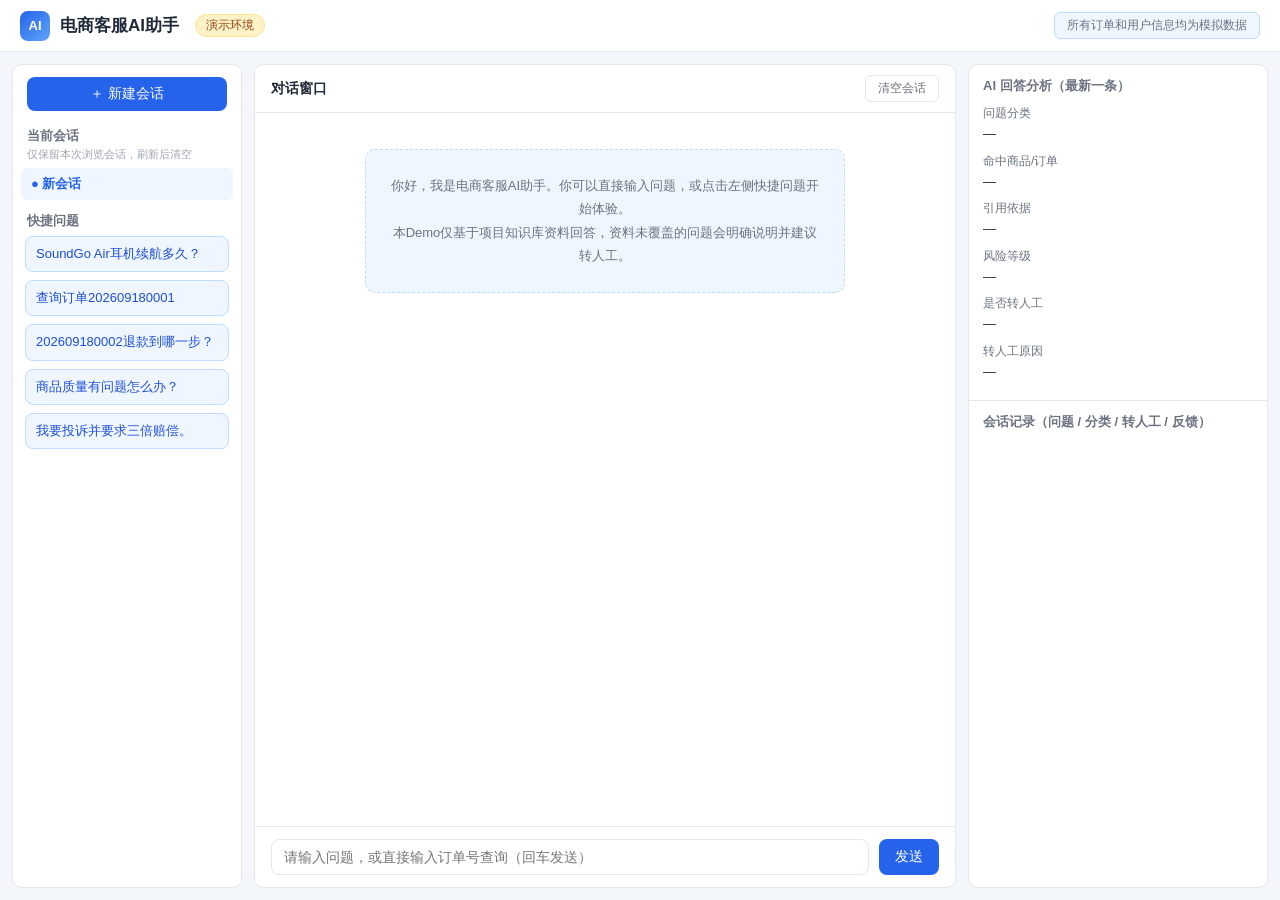
<file: 05_AI_Demo/index.html>
<!DOCTYPE html>
<html lang="zh-CN">
<head>
  <meta charset="UTF-8">
  <meta name="viewport" content="width=device-width, initial-scale=1.0">
  <title>电商客服AI助手</title>
  <link rel="stylesheet" href="styles.css">
</head>
<body>
  <!-- 顶部栏 -->
  <header class="topbar">
    <div class="brand">
      <span class="logo">AI</span>
      <span class="title">电商客服AI助手</span>
      <span class="badge badge-demo">演示环境</span>
    </div>
    <div class="top-notice">所有订单和用户信息均为模拟数据</div>
  </header>

  <div class="layout">
    <!-- 左侧：会话 + 快捷问题 -->
    <aside class="left-panel">
      <button id="newSessionBtn" class="btn-primary btn-block">＋ 新建会话</button>
      <div class="panel-title">当前会话<span class="panel-sub">仅保留本次浏览会话，刷新后清空</span></div>
      <div id="sessionList" class="session-list"></div>
      <div class="panel-title">快捷问题</div>
      <div id="quickQuestions" class="quick-list"></div>
    </aside>

    <!-- 中间：对话区 -->
    <main class="chat-panel">
      <div class="chat-header">
        <span>对话窗口</span>
        <button id="clearBtn" class="btn-ghost">清空会话</button>
      </div>
      <div id="chatList" class="chat-list"></div>
      <div class="chat-input-row">
        <input id="inputBox" type="text" placeholder="请输入问题，或直接输入订单号查询（回车发送）">
        <button id="sendBtn" class="btn-primary">发送</button>
      </div>
      <div id="inputTip" class="input-tip" style="display:none;">请输入问题后再发送</div>
    </main>

    <!-- 右侧：分析面板 -->
    <aside class="right-panel">
      <div class="panel-title">AI 回答分析（最新一条）</div>
      <div class="analysis">
        <div class="an-row"><span class="an-key">问题分类</span><span id="anCategory" class="val">—</span></div>
        <div class="an-row"><span class="an-key">命中商品/订单</span><span id="anHit" class="val">—</span></div>
        <div class="an-row"><span class="an-key">引用依据</span><span id="anBasis" class="val">—</span></div>
        <div class="an-row"><span class="an-key">风险等级</span><span id="anRisk" class="val">—</span></div>
        <div class="an-row"><span class="an-key">是否转人工</span><span id="anTransfer" class="val">—</span></div>
        <div class="an-row"><span class="an-key">转人工原因</span><span id="anReason" class="val">—</span></div>
      </div>
      <div class="panel-title">会话记录（问题 / 分类 / 转人工 / 反馈）</div>
      <div id="sessionLog" class="session-log"></div>
    </aside>
  </div>

  <script src="data.js"></script>
  <script src="app.js"></script>
</body>
</html>
</file>
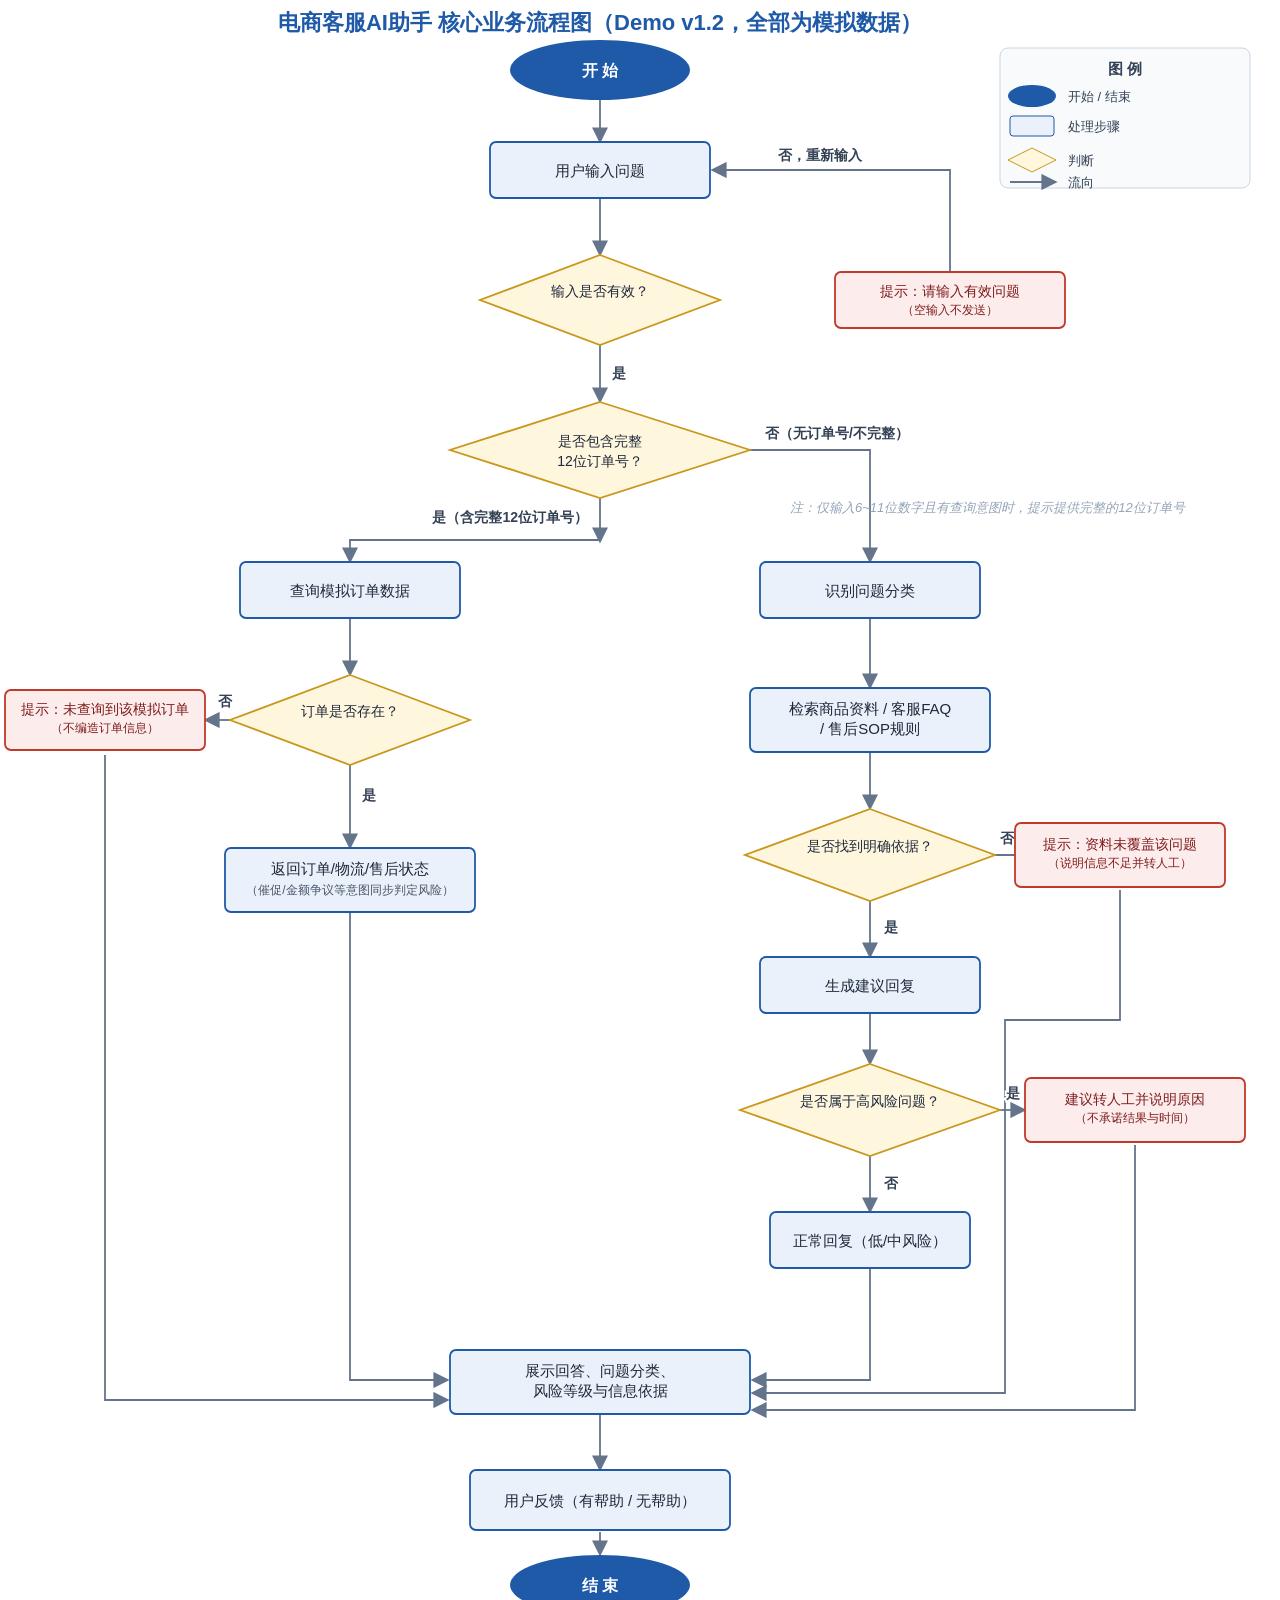
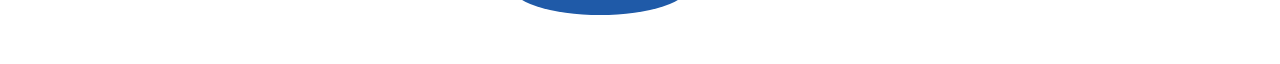
<file: 03_PRD/电商客服AI助手业务流程图源文件.html>
<!DOCTYPE html>
<html lang="zh-CN">
<head>
<meta charset="UTF-8">
<title>电商客服AI助手 业务流程图（源文件）</title>
<style>
  body { margin: 0; background: #fff; font-family: "Microsoft YaHei", "PingFang SC", sans-serif; }
  #wrap { width: 1280px; }
  svg text { font-family: "Microsoft YaHei", "PingFang SC", sans-serif; }
</style>
</head>
<body>
<div id="wrap">
<svg viewBox="0 0 1280 1660" width="1280" height="1660" xmlns="http://www.w3.org/2000/svg">
  <defs>
    <marker id="arrow" markerWidth="9" markerHeight="9" refX="7" refY="4.5" orient="auto">
      <path d="M0,0 L9,4.5 L0,9 Z" fill="#64748B"/>
    </marker>
  </defs>
  <rect x="0" y="0" width="1280" height="1660" fill="#FFFFFF"/>
  <text x="600" y="30" text-anchor="middle" font-size="22" font-weight="bold" fill="#1F5AA8">电商客服AI助手 核心业务流程图（Demo v1.2，全部为模拟数据）</text>

  <!-- ===================== 连接线 ===================== -->
  <g fill="none" stroke="#64748B" stroke-width="1.8" marker-end="url(#arrow)">
    <!-- 主干 -->
    <line x1="600" y1="100" x2="600" y2="140"/>
    <line x1="600" y1="198" x2="600" y2="253"/>
    <line x1="600" y1="345" x2="600" y2="400"/>                     <!-- 输入有效=是 -->
    <line x1="600" y1="498" x2="600" y2="540" />
    <polyline points="600,540 350,540 350,560"/>                    <!-- 有订单号=是 → 查询订单 -->
    <polyline points="750,450 870,450 870,560"/>                    <!-- 有订单号=否 → 问题分类 -->
    <line x1="350" y1="618" x2="350" y2="673"/>                     <!-- → 订单是否存在 -->
    <line x1="350" y1="765" x2="350" y2="846"/>                     <!-- 订单存在=是 -->
    <line x1="870" y1="618" x2="870" y2="686"/>                     <!-- → 检索资料 -->
    <line x1="870" y1="752" x2="870" y2="807"/>                     <!-- → 是否有依据 -->
    <line x1="870" y1="901" x2="870" y2="955"/>                     <!-- 有依据=是 -->
    <polyline points="995,855 1120,855"/>                           <!-- 有依据=否 → 未覆盖 -->
    <polyline points="1120,890 1120,1020 1005,1020 1005,1393 754,1393"/> <!-- 未覆盖 → 展示 -->
    <line x1="870" y1="1013" x2="870" y2="1062"/>                   <!-- → 是否高风险 -->
    <polyline points="1000,1110 1023,1110"/>                        <!-- 高风险=是 -->
    <polyline points="1135,1145 1135,1410 754,1410"/>               <!-- 转人工 → 展示 -->
    <line x1="870" y1="1156" x2="870" y2="1210"/>                   <!-- 高风险=否 -->
    <polyline points="870,1268 870,1380 754,1380"/>                 <!-- 正常回复 → 展示 -->
    <polyline points="230,720 207,720"/>                            <!-- 订单存在=否 -->
    <polyline points="105,755 105,1400 446,1400"/>                  <!-- 未查询到 → 展示 -->
    <polyline points="350,912 350,1380 446,1380"/>                  <!-- 订单状态 → 展示 -->
    <line x1="600" y1="1414" x2="600" y2="1468"/>                   <!-- 展示 → 反馈 -->
    <line x1="600" y1="1532" x2="600" y2="1553"/>                   <!-- 反馈 → 结束 -->
    <!-- 输入无效回环 -->
    <polyline points="950,272 950,170 714,170"/>                    <!-- 无效 → 提示 → 回到输入 -->
  </g>

  <!-- 是/否 标签 -->
  <g font-size="14" font-weight="bold" fill="#334155" paint-order="stroke" stroke="#FFFFFF" stroke-width="4">
    <text x="612" y="378">是</text>
    <text x="588" y="522" text-anchor="end">是（含完整12位订单号）</text>
    <text x="765" y="438">否（无订单号/不完整）</text>
    <text x="362" y="800">是</text>
    <text x="218" y="706">否</text>
    <text x="884" y="932">是</text>
    <text x="1000" y="843">否</text>
    <text x="884" y="1188">否</text>
    <text x="1006" y="1098">是</text>
    <text x="778" y="160">否，重新输入</text>
  </g>
  <text x="790" y="512" font-size="13" fill="#94A3B8" font-style="italic">注：仅输入6~11位数字且有查询意图时，提示提供完整的12位订单号</text>

  <!-- ===================== 节点 ===================== -->
  <!-- 开始/结束（椭圆） -->
  <ellipse cx="600" cy="70" rx="90" ry="30" fill="#1F5AA8"/>
  <text x="600" y="76" text-anchor="middle" font-size="16" font-weight="bold" fill="#FFFFFF">开 始</text>
  <ellipse cx="600" cy="1585" rx="90" ry="30" fill="#1F5AA8"/>
  <text x="600" y="1591" text-anchor="middle" font-size="16" font-weight="bold" fill="#FFFFFF">结 束</text>

  <!-- 处理步骤（矩形） -->
  <g fill="#EAF1FA" stroke="#1F5AA8" stroke-width="1.8">
    <rect x="490" y="142" width="220" height="56" rx="6"/>
    <rect x="240" y="562" width="220" height="56" rx="6"/>
    <rect x="760" y="562" width="220" height="56" rx="6"/>
    <rect x="225" y="848" width="250" height="64" rx="6"/>
    <rect x="750" y="688" width="240" height="64" rx="6"/>
    <rect x="760" y="957" width="220" height="56" rx="6"/>
    <rect x="770" y="1212" width="200" height="56" rx="6"/>
    <rect x="450" y="1350" width="300" height="64" rx="6"/>
    <rect x="470" y="1470" width="260" height="60" rx="6"/>
  </g>
  <g font-size="15" fill="#1E293B" text-anchor="middle">
    <text x="600" y="176">用户输入问题</text>
    <text x="350" y="596">查询模拟订单数据</text>
    <text x="870" y="596">识别问题分类</text>
    <text x="350" y="874">返回订单/物流/售后状态</text>
    <text x="350" y="894" font-size="12" fill="#475569">（催促/金额争议等意图同步判定风险）</text>
    <text x="870" y="714">检索商品资料 / 客服FAQ</text>
    <text x="870" y="734">/ 售后SOP规则</text>
    <text x="870" y="991">生成建议回复</text>
    <text x="870" y="1246">正常回复（低/中风险）</text>
    <text x="600" y="1376">展示回答、问题分类、</text>
    <text x="600" y="1396">风险等级与信息依据</text>
    <text x="600" y="1506">用户反馈（有帮助 / 无帮助）</text>
  </g>

  <!-- 判断（菱形） -->
  <g fill="#FFF6DE" stroke="#C9971C" stroke-width="1.8">
    <polygon points="600,255 720,300 600,345 480,300"/>
    <polygon points="600,402 750,450 600,498 450,450"/>
    <polygon points="350,675 470,720 350,765 230,720"/>
    <polygon points="870,809 995,855 870,901 745,855"/>
    <polygon points="870,1064 1000,1110 870,1156 740,1110"/>
  </g>
  <g font-size="14" fill="#1E293B" text-anchor="middle">
    <text x="600" y="296">输入是否有效？</text>
    <text x="600" y="446">是否包含完整</text>
    <text x="600" y="466">12位订单号？</text>
    <text x="350" y="716">订单是否存在？</text>
    <text x="870" y="851">是否找到明确依据？</text>
    <text x="870" y="1106">是否属于高风险问题？</text>
  </g>

  <!-- 提示/异常节点（矩形，红色系） -->
  <g fill="#FDECEC" stroke="#C0392B" stroke-width="1.8">
    <rect x="835" y="272" width="230" height="56" rx="6"/>
    <rect x="5" y="690" width="200" height="60" rx="6"/>
    <rect x="1015" y="823" width="210" height="64" rx="6"/>
    <rect x="1025" y="1078" width="220" height="64" rx="6"/>
  </g>
  <g font-size="13.5" fill="#7F1D1D" text-anchor="middle">
    <text x="950" y="296">提示：请输入有效问题</text>
    <text x="950" y="314" font-size="12">（空输入不发送）</text>
    <text x="105" y="714">提示：未查询到该模拟订单</text>
    <text x="105" y="732" font-size="12">（不编造订单信息）</text>
    <text x="1120" y="849">提示：资料未覆盖该问题</text>
    <text x="1120" y="867" font-size="12">（说明信息不足并转人工）</text>
    <text x="1135" y="1104">建议转人工并说明原因</text>
    <text x="1135" y="1122" font-size="12">（不承诺结果与时间）</text>
  </g>

  <!-- 图例 -->
  <g>
    <rect x="1000" y="48" width="250" height="140" rx="8" fill="#F8FAFC" stroke="#CBD5E1"/>
    <text x="1125" y="74" text-anchor="middle" font-size="15" font-weight="bold" fill="#334155">图 例</text>
    <ellipse cx="1032" cy="96" rx="24" ry="11" fill="#1F5AA8"/>
    <text x="1068" y="101" font-size="13" fill="#334155">开始 / 结束</text>
    <rect x="1010" y="116" width="44" height="20" rx="3" fill="#EAF1FA" stroke="#1F5AA8"/>
    <text x="1068" y="131" font-size="13" fill="#334155">处理步骤</text>
    <polygon points="1032,148 1056,160 1032,172 1008,160" fill="#FFF6DE" stroke="#C9971C"/>
    <text x="1068" y="165" font-size="13" fill="#334155">判断</text>
    <line x1="1010" y1="182" x2="1054" y2="182" stroke="#64748B" stroke-width="1.8" marker-end="url(#arrow)"/>
    <text x="1068" y="187" font-size="13" fill="#334155">流向</text>
  </g>
</svg>
</div>
</body>
</html>
</file>
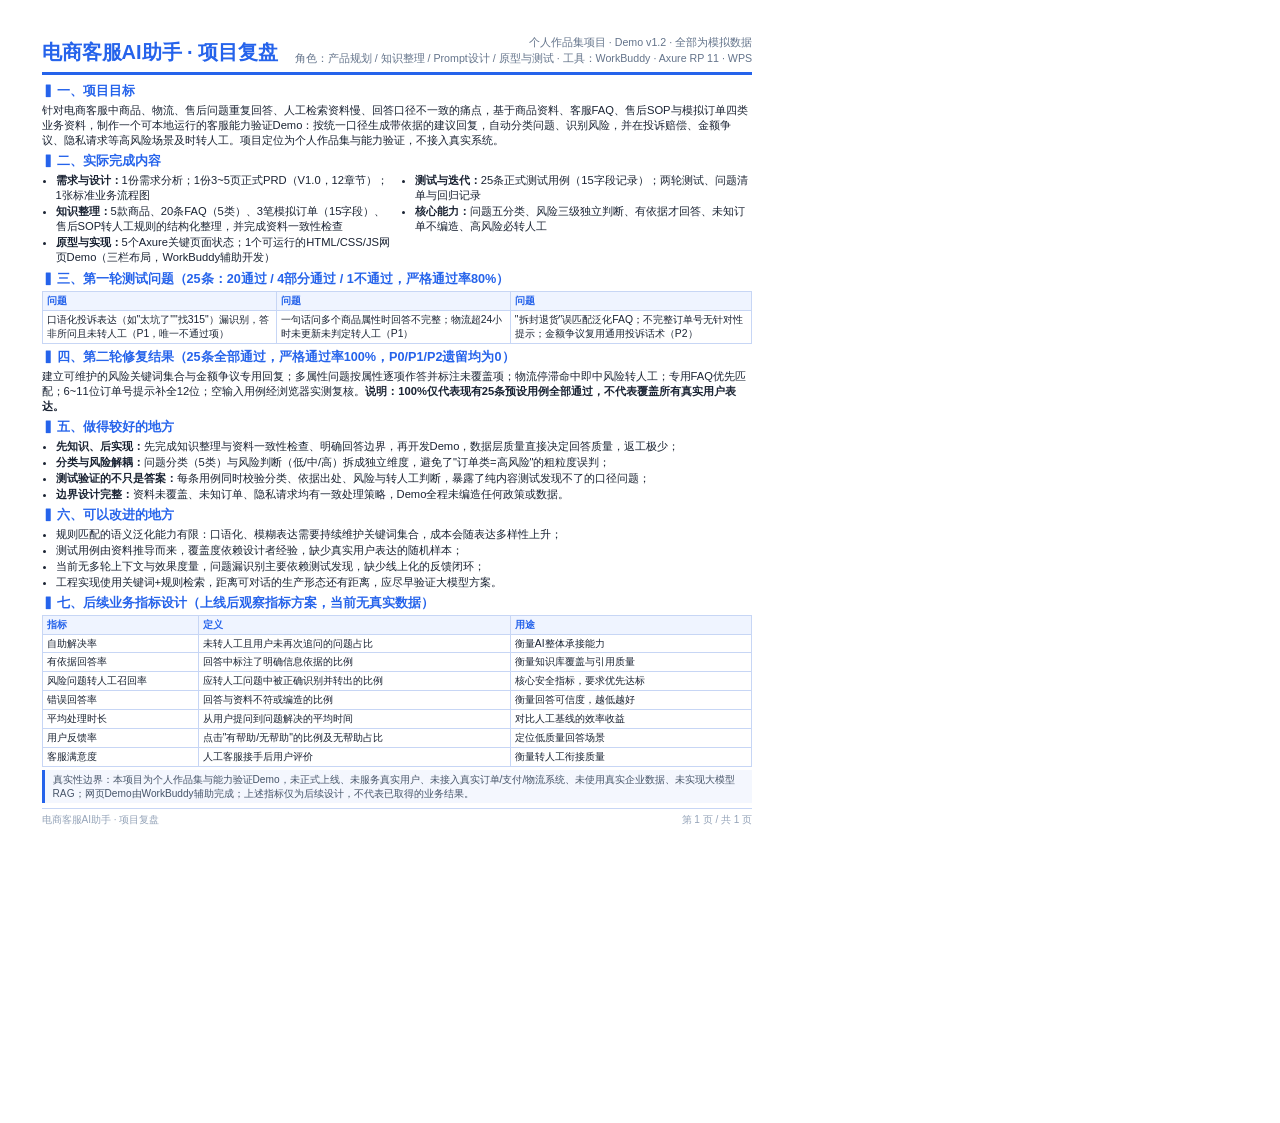
<file: 07_案例集/电商客服AI助手_项目复盘.html>
<!DOCTYPE html>
<html lang="zh-CN">
<head>
<meta charset="UTF-8">
<title>电商客服AI助手_项目复盘</title>
<style>
  @page { size: A4 portrait; margin: 0; }
  * { margin:0; padding:0; box-sizing:border-box; font-family:'Microsoft YaHei',sans-serif; }
  body { width:210mm; min-height:297mm; padding:9mm 11mm; color:#1A2333; font-size:8.4pt; line-height:1.34; background:#fff; }
  .hd { display:flex; justify-content:space-between; align-items:flex-end; border-bottom:3px solid #2563EB; padding-bottom:6px; margin-bottom:8px; }
  .hd h1 { font-size:15pt; color:#2563EB; }
  .hd .sub { font-size:8pt; color:#64748B; text-align:right; line-height:1.5; }
  h2 { font-size:9.5pt; color:#2563EB; margin:5px 0 3px; }
  h2::before { content:'▍'; margin-right:2px; }
  p, li { font-size:8.4pt; }
  ul { padding-left:14px; }
  li { margin-bottom:1px; }
  .grid { display:flex; gap:8px; }
  .col { flex:1; }
  .tag { display:inline-block; background:#EFF4FF; color:#2563EB; border-radius:3px; padding:0 5px; font-size:8pt; margin:1px 2px 1px 0; }
  table { width:100%; border-collapse:collapse; font-size:7.8pt; margin-top:2px; }
  th { background:#EFF4FF; color:#2563EB; padding:2px 4px; border:0.5pt solid #C7D6F5; text-align:left; }
  td { padding:2px 4px; border:0.5pt solid #C7D6F5; vertical-align:top; }
  .note { background:#F4F7FE; border-left:3px solid #2563EB; padding:3px 8px; margin-top:3px; font-size:7.6pt; color:#475569; }
  .foot { margin-top:5px; border-top:0.5pt solid #C7D6F5; padding-top:4px; font-size:7.5pt; color:#94A3B8; display:flex; justify-content:space-between; }
</style>
</head>
<body>
  <div class="hd">
    <h1>电商客服AI助手 · 项目复盘</h1>
    <div class="sub">个人作品集项目 · Demo v1.2 · 全部为模拟数据<br>角色：产品规划 / 知识整理 / Prompt设计 / 原型与测试 · 工具：WorkBuddy · Axure RP 11 · WPS</div>
  </div>

  <h2>一、项目目标</h2>
  <p>针对电商客服中商品、物流、售后问题重复回答、人工检索资料慢、回答口径不一致的痛点，基于商品资料、客服FAQ、售后SOP与模拟订单四类业务资料，制作一个可本地运行的客服能力验证Demo：按统一口径生成带依据的建议回复，自动分类问题、识别风险，并在投诉赔偿、金额争议、隐私请求等高风险场景及时转人工。项目定位为个人作品集与能力验证，不接入真实系统。</p>

  <h2>二、实际完成内容</h2>
  <div class="grid">
    <div class="col">
      <ul>
        <li><b>需求与设计：</b>1份需求分析；1份3~5页正式PRD（V1.0，12章节）；1张标准业务流程图</li>
        <li><b>知识整理：</b>5款商品、20条FAQ（5类）、3笔模拟订单（15字段）、售后SOP转人工规则的结构化整理，并完成资料一致性检查</li>
        <li><b>原型与实现：</b>5个Axure关键页面状态；1个可运行的HTML/CSS/JS网页Demo（三栏布局，WorkBuddy辅助开发）</li>
      </ul>
    </div>
    <div class="col">
      <ul>
        <li><b>测试与迭代：</b>25条正式测试用例（15字段记录）；两轮测试、问题清单与回归记录</li>
        <li><b>核心能力：</b>问题五分类、风险三级独立判断、有依据才回答、未知订单不编造、高风险必转人工</li>
      </ul>
    </div>
  </div>

  <h2>三、第一轮测试问题（25条：20通过 / 4部分通过 / 1不通过，严格通过率80%）</h2>
  <table>
    <tr><th style="width:33%;">问题</th><th style="width:33%;">问题</th><th>问题</th></tr>
    <tr>
      <td>口语化投诉表达（如"太坑了""找315"）漏识别，答非所问且未转人工（P1，唯一不通过项）</td>
      <td>一句话问多个商品属性时回答不完整；物流超24小时未更新未判定转人工（P1）</td>
      <td>"拆封退货"误匹配泛化FAQ；不完整订单号无针对性提示；金额争议复用通用投诉话术（P2）</td>
    </tr>
  </table>

  <h2>四、第二轮修复结果（25条全部通过，严格通过率100%，P0/P1/P2遗留均为0）</h2>
  <p>建立可维护的风险关键词集合与金额争议专用回复；多属性问题按属性逐项作答并标注未覆盖项；物流停滞命中即中风险转人工；专用FAQ优先匹配；6~11位订单号提示补全12位；空输入用例经浏览器实测复核。<b>说明：100%仅代表现有25条预设用例全部通过，不代表覆盖所有真实用户表达。</b></p>

  <h2>五、做得较好的地方</h2>
  <ul>
    <li><b>先知识、后实现：</b>先完成知识整理与资料一致性检查、明确回答边界，再开发Demo，数据层质量直接决定回答质量，返工极少；</li>
    <li><b>分类与风险解耦：</b>问题分类（5类）与风险判断（低/中/高）拆成独立维度，避免了"订单类=高风险"的粗粒度误判；</li>
    <li><b>测试验证的不只是答案：</b>每条用例同时校验分类、依据出处、风险与转人工判断，暴露了纯内容测试发现不了的口径问题；</li>
    <li><b>边界设计完整：</b>资料未覆盖、未知订单、隐私请求均有一致处理策略，Demo全程未编造任何政策或数据。</li>
  </ul>

  <h2>六、可以改进的地方</h2>
  <ul>
    <li>规则匹配的语义泛化能力有限：口语化、模糊表达需要持续维护关键词集合，成本会随表达多样性上升；</li>
    <li>测试用例由资料推导而来，覆盖度依赖设计者经验，缺少真实用户表达的随机样本；</li>
    <li>当前无多轮上下文与效果度量，问题漏识别主要依赖测试发现，缺少线上化的反馈闭环；</li>
    <li>工程实现使用关键词+规则检索，距离可对话的生产形态还有距离，应尽早验证大模型方案。</li>
  </ul>

  <h2>七、后续业务指标设计（上线后观察指标方案，当前无真实数据）</h2>
  <table>
    <tr><th style="width:22%;">指标</th><th style="width:44%;">定义</th><th>用途</th></tr>
    <tr><td>自助解决率</td><td>未转人工且用户未再次追问的问题占比</td><td>衡量AI整体承接能力</td></tr>
    <tr><td>有依据回答率</td><td>回答中标注了明确信息依据的比例</td><td>衡量知识库覆盖与引用质量</td></tr>
    <tr><td>风险问题转人工召回率</td><td>应转人工问题中被正确识别并转出的比例</td><td>核心安全指标，要求优先达标</td></tr>
    <tr><td>错误回答率</td><td>回答与资料不符或编造的比例</td><td>衡量回答可信度，越低越好</td></tr>
    <tr><td>平均处理时长</td><td>从用户提问到问题解决的平均时间</td><td>对比人工基线的效率收益</td></tr>
    <tr><td>用户反馈率</td><td>点击"有帮助/无帮助"的比例及无帮助占比</td><td>定位低质量回答场景</td></tr>
    <tr><td>客服满意度</td><td>人工客服接手后用户评价</td><td>衡量转人工衔接质量</td></tr>
  </table>
  <div class="note">真实性边界：本项目为个人作品集与能力验证Demo，未正式上线、未服务真实用户、未接入真实订单/支付/物流系统、未使用真实企业数据、未实现大模型RAG；网页Demo由WorkBuddy辅助完成；上述指标仅为后续设计，不代表已取得的业务结果。</div>

  <div class="foot"><span>电商客服AI助手 · 项目复盘</span><span>第 1 页 / 共 1 页</span></div>
</body>
</html>
</file>
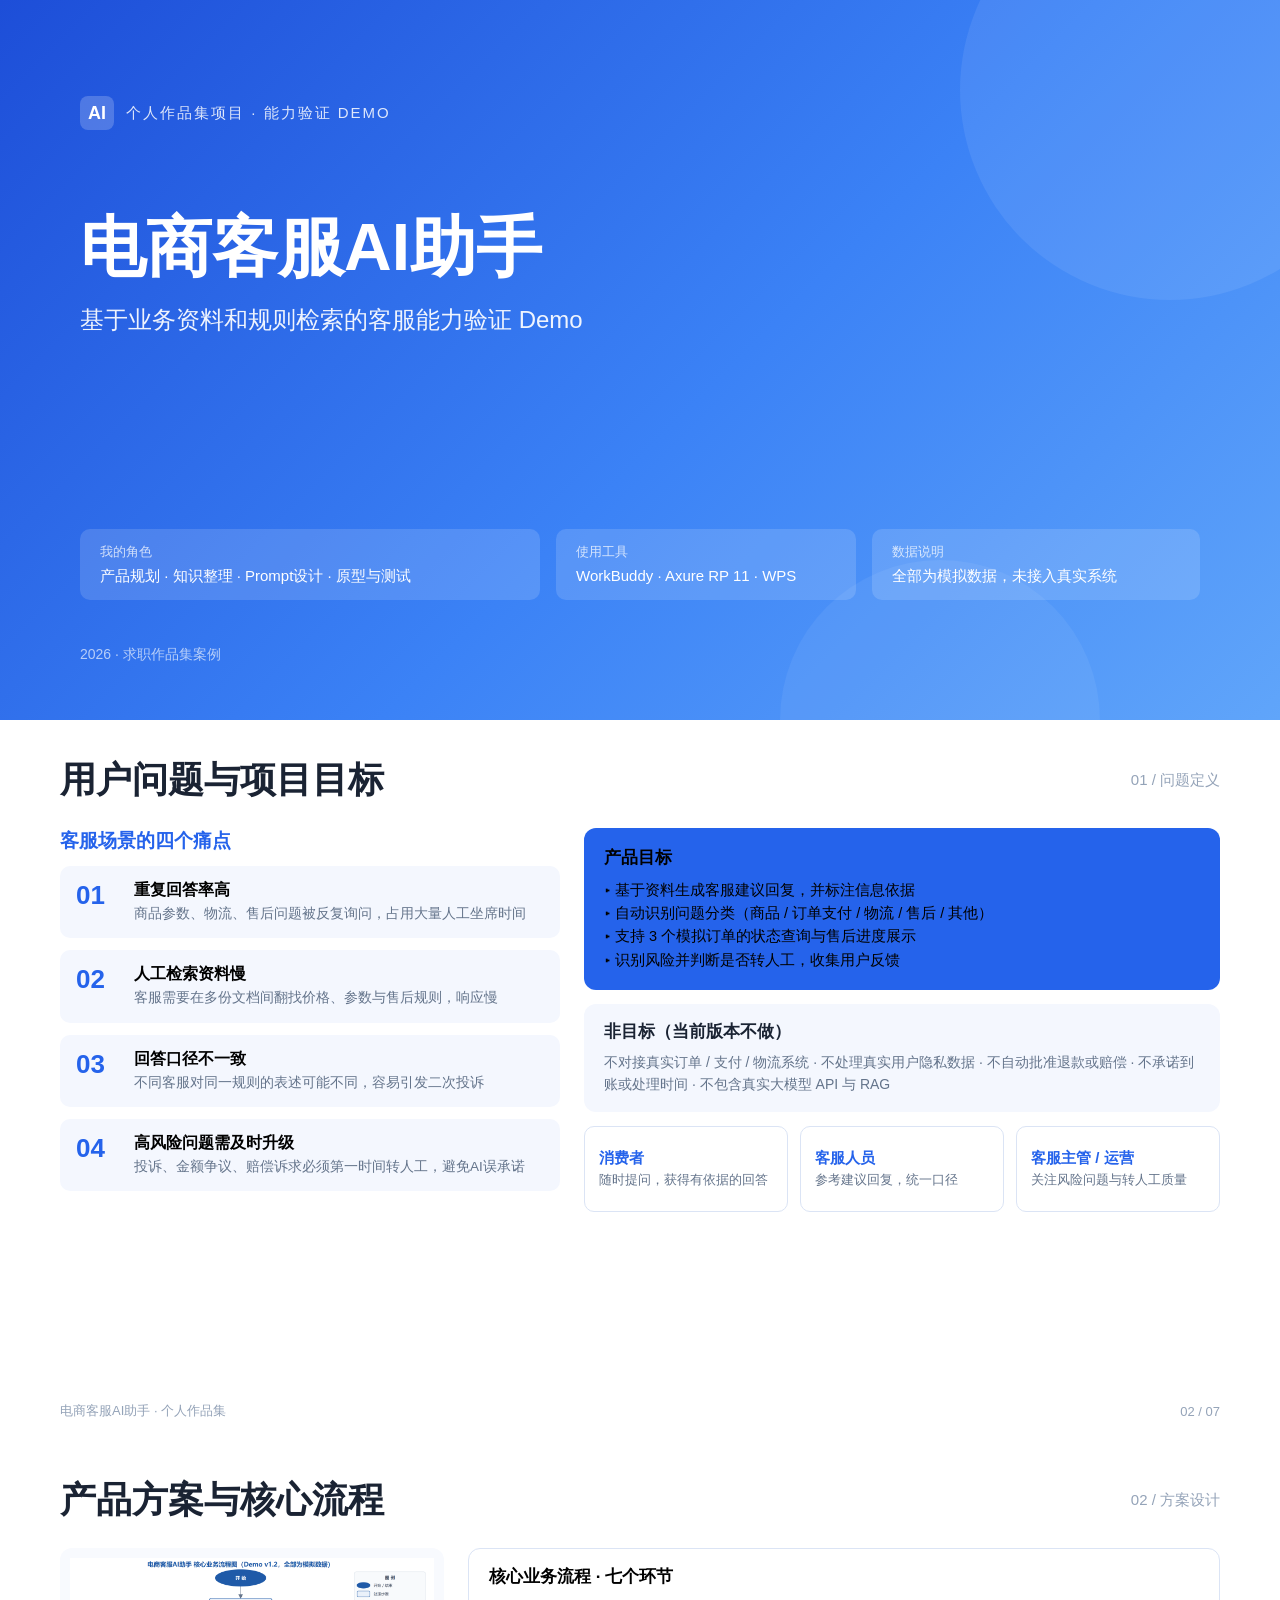
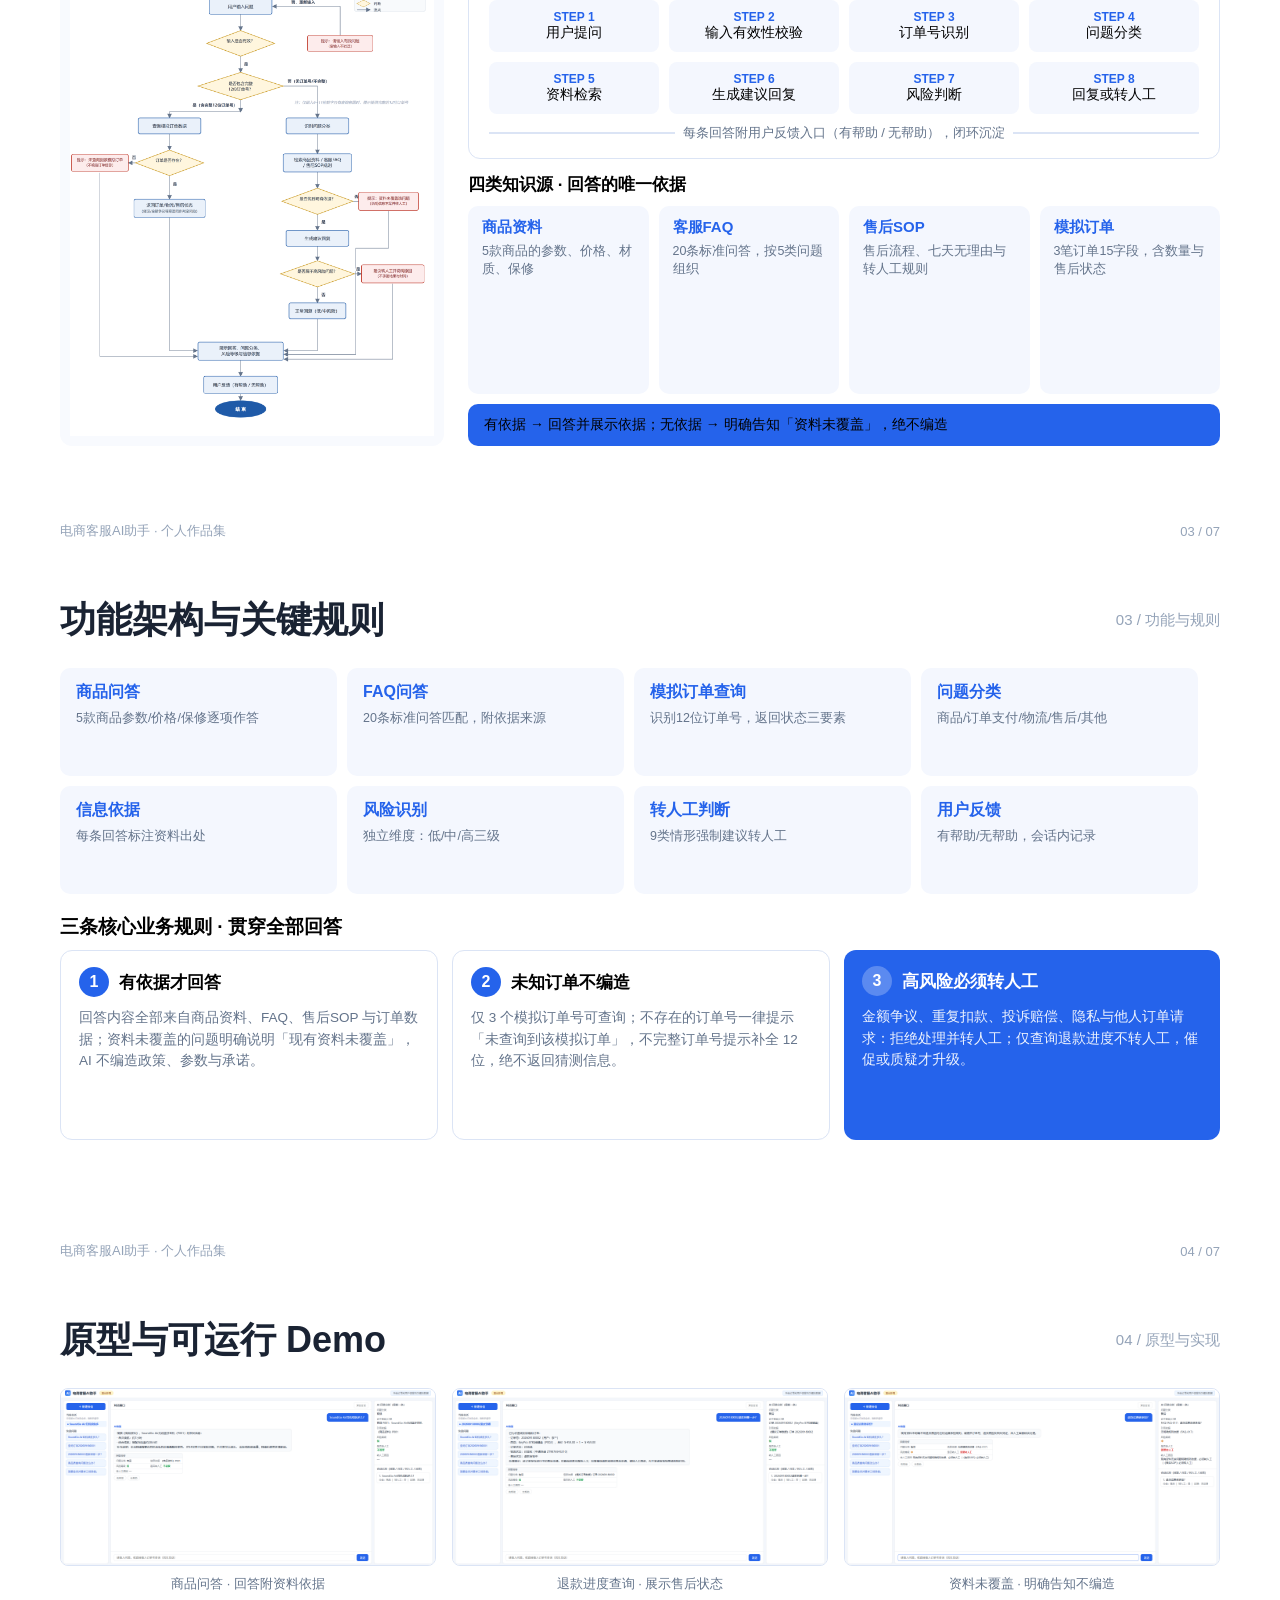
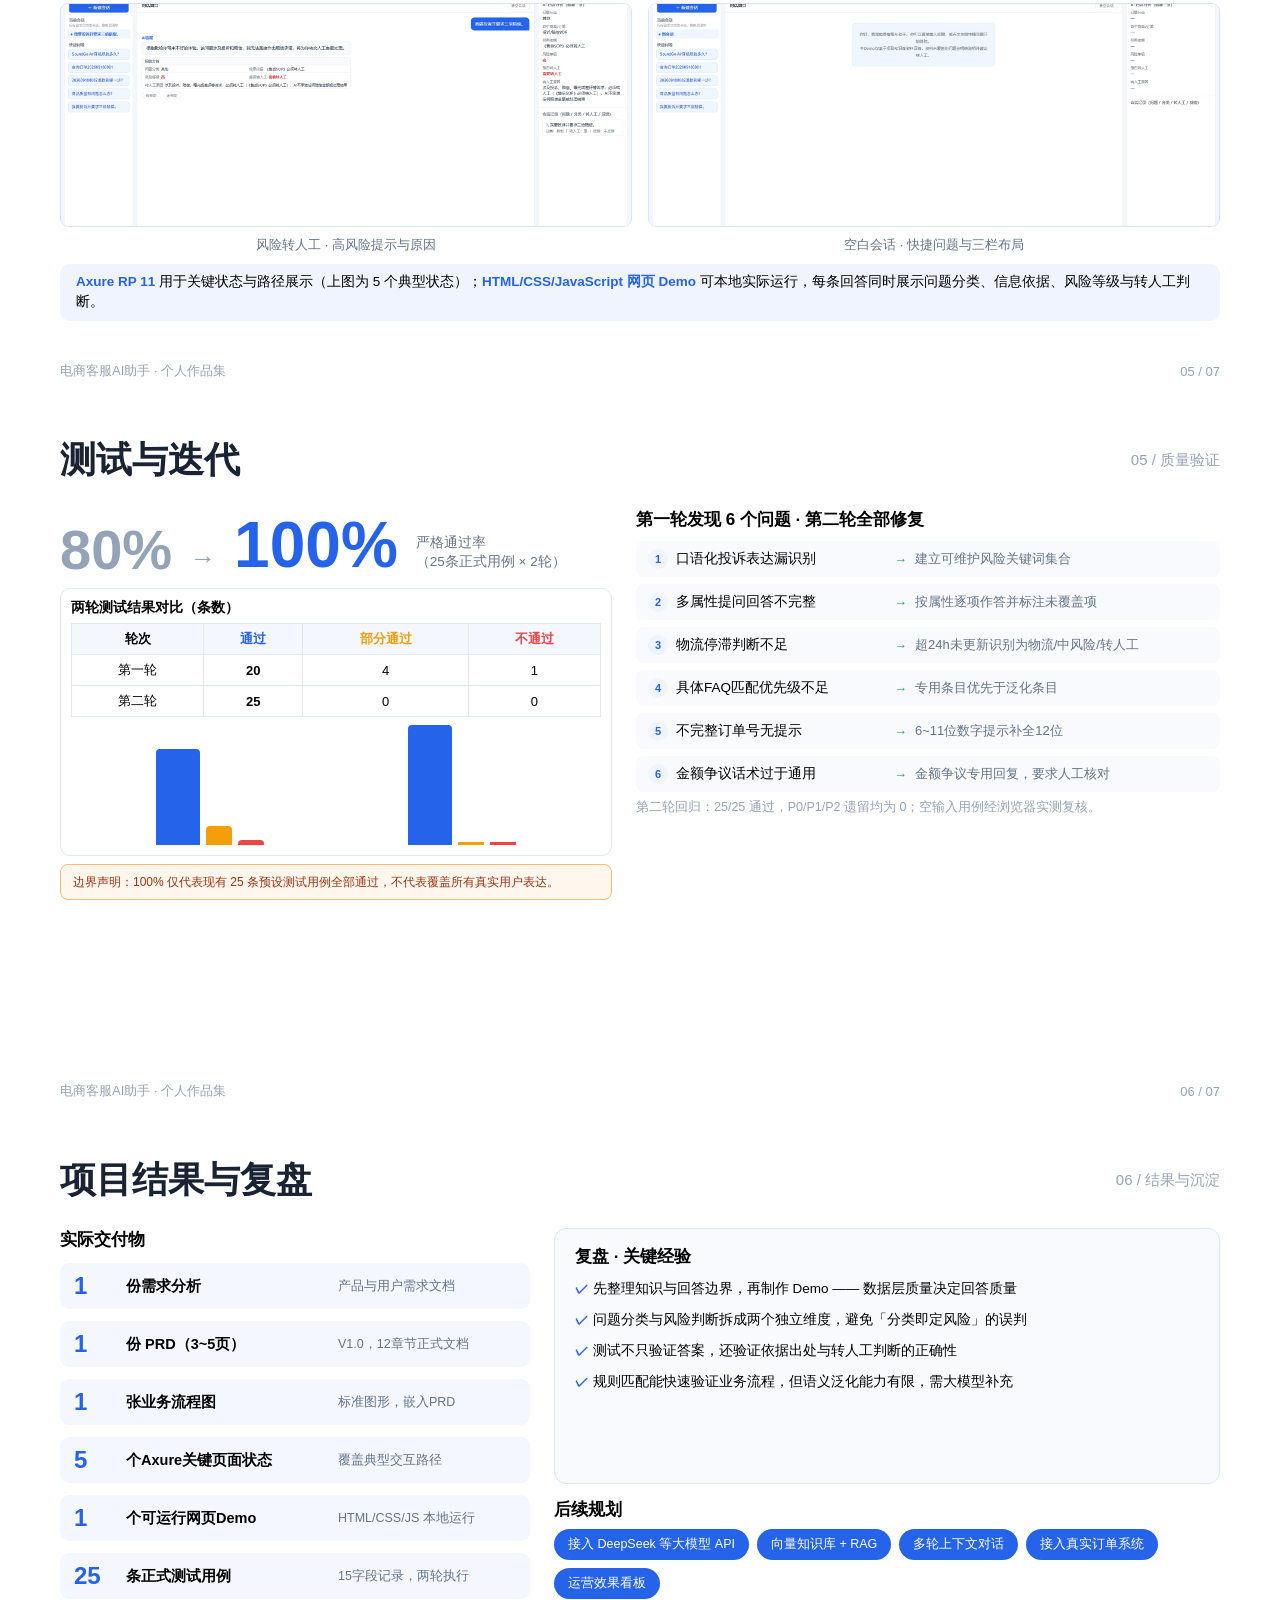
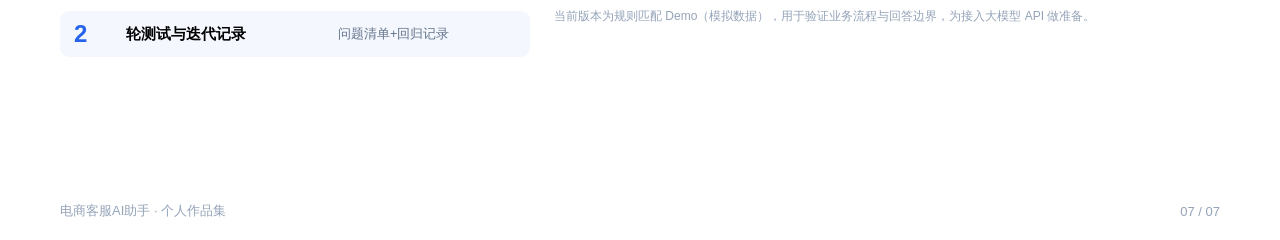
<file: 07_案例集/电商客服AI助手_作品集案例/print_replica.html>
<!DOCTYPE html>
<html lang="zh-CN">
<head>
<meta charset="UTF-8">
<title>电商客服AI助手_作品集案例</title>
<style>
  * { margin:0; padding:0; box-sizing:border-box; font-family:'Microsoft YaHei','PingFang SC',sans-serif; }
  @page { size: 1280px 720px; margin: 0; }
  body { background:#e5e7eb; }
  .slide { width:1280px; height:720px; position:relative; overflow:hidden; background:#fff; page-break-after:always; }
  .pagebar { position:absolute; left:60px; right:60px; bottom:18px; height:22px; display:flex; justify-content:space-between; align-items:center; font-size:13px; color:#94A3B8; }
  .h1 { font-size:36px; font-weight:bold; color:#1A2333; }
  .hrow { position:absolute; top:20px; left:60px; right:60px; height:80px; display:flex; justify-content:space-between; align-items:center; }
  .hrow .tag { font-size:15px; color:#94A3B8; }
  .card { background:#F4F7FE; border-radius:10px; }
  .blue { color:#2563EB; }
  .muted { color:#64748B; }
</style>
</head>
<body>

<!-- P1 封面 -->
<div class="slide" style="background:linear-gradient(135deg,#1D4ED8 0%,#3B82F6 55%,#60A5FA 100%);color:#fff;">
  <div style="position:absolute;top:-120px;right:-100px;width:420px;height:420px;border-radius:50%;background:rgba(255,255,255,0.08);"></div>
  <div style="position:absolute;bottom:-160px;right:180px;width:320px;height:320px;border-radius:50%;background:rgba(255,255,255,0.06);"></div>
  <div style="position:absolute;top:96px;left:80px;display:flex;align-items:center;gap:12px;">
    <div style="width:34px;height:34px;border-radius:8px;background:rgba(255,255,255,0.2);display:flex;align-items:center;justify-content:center;font-size:18px;font-weight:bold;">AI</div>
    <div style="font-size:15px;letter-spacing:2px;color:rgba(255,255,255,0.85);">个人作品集项目 · 能力验证 DEMO</div>
  </div>
  <div style="position:absolute;left:80px;top:210px;width:900px;">
    <div style="font-size:66px;font-weight:bold;line-height:1.15;">电商客服AI助手</div>
    <div style="font-size:24px;margin-top:18px;color:rgba(255,255,255,0.92);">基于业务资料和规则检索的客服能力验证 Demo</div>
  </div>
  <div style="position:absolute;left:80px;bottom:120px;right:80px;display:flex;gap:16px;">
    <div style="background:rgba(255,255,255,0.14);border-radius:10px;padding:14px 20px;width:460px;"><div style="font-size:13px;color:rgba(255,255,255,0.75);margin-bottom:6px;">我的角色</div><div style="font-size:15px;">产品规划 · 知识整理 · Prompt设计 · 原型与测试</div></div>
    <div style="background:rgba(255,255,255,0.14);border-radius:10px;padding:14px 20px;width:300px;"><div style="font-size:13px;color:rgba(255,255,255,0.75);margin-bottom:6px;">使用工具</div><div style="font-size:15px;">WorkBuddy · Axure RP 11 · WPS</div></div>
    <div style="background:rgba(255,255,255,0.14);border-radius:10px;padding:14px 20px;flex:1;"><div style="font-size:13px;color:rgba(255,255,255,0.75);margin-bottom:6px;">数据说明</div><div style="font-size:15px;">全部为模拟数据，未接入真实系统</div></div>
  </div>
  <div style="position:absolute;left:80px;bottom:56px;font-size:14px;color:rgba(255,255,255,0.65);">2026 · 求职作品集案例</div>
</div>

<!-- P2 用户问题与项目目标 -->
<div class="slide">
  <div class="hrow"><div class="h1">用户问题与项目目标</div><div class="tag">01 / 问题定义</div></div>
  <div style="position:absolute;top:108px;left:60px;right:60px;display:flex;gap:24px;">
    <div style="width:500px;">
      <div class="blue" style="font-size:19px;font-weight:bold;margin-bottom:12px;">客服场景的四个痛点</div>
      <div style="display:flex;flex-direction:column;gap:12px;">
        <div class="card" style="display:flex;gap:14px;padding:14px 16px;"><div class="blue" style="font-size:26px;font-weight:bold;width:44px;">01</div><div><div style="font-size:16px;font-weight:bold;margin-bottom:3px;">重复回答率高</div><div class="muted" style="font-size:13.5px;line-height:1.5;">商品参数、物流、售后问题被反复询问，占用大量人工坐席时间</div></div></div>
        <div class="card" style="display:flex;gap:14px;padding:14px 16px;"><div class="blue" style="font-size:26px;font-weight:bold;width:44px;">02</div><div><div style="font-size:16px;font-weight:bold;margin-bottom:3px;">人工检索资料慢</div><div class="muted" style="font-size:13.5px;line-height:1.5;">客服需要在多份文档间翻找价格、参数与售后规则，响应慢</div></div></div>
        <div class="card" style="display:flex;gap:14px;padding:14px 16px;"><div class="blue" style="font-size:26px;font-weight:bold;width:44px;">03</div><div><div style="font-size:16px;font-weight:bold;margin-bottom:3px;">回答口径不一致</div><div class="muted" style="font-size:13.5px;line-height:1.5;">不同客服对同一规则的表述可能不同，容易引发二次投诉</div></div></div>
        <div class="card" style="display:flex;gap:14px;padding:14px 16px;"><div class="blue" style="font-size:26px;font-weight:bold;width:44px;">04</div><div><div style="font-size:16px;font-weight:bold;margin-bottom:3px;">高风险问题需及时升级</div><div class="muted" style="font-size:13.5px;line-height:1.5;">投诉、金额争议、赔偿诉求必须第一时间转人工，避免AI误承诺</div></div></div>
      </div>
    </div>
    <div style="flex:1;display:flex;flex-direction:column;gap:14px;">
      <div style="background:#2563EB;border-radius:12px;padding:18px 20px;flex:1.35;">
        <div style="font-size:17px;font-weight:bold;margin-bottom:10px;">产品目标</div>
        <div style="font-size:14.5px;line-height:1.6;">▸ 基于资料生成客服建议回复，并标注信息依据<br>▸ 自动识别问题分类（商品 / 订单支付 / 物流 / 售后 / 其他）<br>▸ 支持 3 个模拟订单的状态查询与售后进度展示<br>▸ 识别风险并判断是否转人工，收集用户反馈</div>
      </div>
      <div class="card" style="border-radius:12px;padding:16px 20px;flex:1;">
        <div style="font-size:17px;font-weight:bold;color:#1A2333;margin-bottom:8px;">非目标（当前版本不做）</div>
        <div class="muted" style="font-size:14px;line-height:1.6;">不对接真实订单 / 支付 / 物流系统 · 不处理真实用户隐私数据 · 不自动批准退款或赔偿 · 不承诺到账或处理时间 · 不包含真实大模型 API 与 RAG</div>
      </div>
      <div style="display:flex;gap:12px;height:86px;">
        <div style="flex:1;border:1px solid #DBE4F5;border-radius:10px;padding:12px 14px;display:flex;flex-direction:column;justify-content:center;"><div class="blue" style="font-size:15px;font-weight:bold;margin-bottom:4px;">消费者</div><div class="muted" style="font-size:12.5px;">随时提问，获得有依据的回答</div></div>
        <div style="flex:1;border:1px solid #DBE4F5;border-radius:10px;padding:12px 14px;display:flex;flex-direction:column;justify-content:center;"><div class="blue" style="font-size:15px;font-weight:bold;margin-bottom:4px;">客服人员</div><div class="muted" style="font-size:12.5px;">参考建议回复，统一口径</div></div>
        <div style="flex:1;border:1px solid #DBE4F5;border-radius:10px;padding:12px 14px;display:flex;flex-direction:column;justify-content:center;"><div class="blue" style="font-size:15px;font-weight:bold;margin-bottom:4px;">客服主管 / 运营</div><div class="muted" style="font-size:12.5px;">关注风险问题与转人工质量</div></div>
      </div>
    </div>
  </div>
  <div class="pagebar"><span>电商客服AI助手 · 个人作品集</span><span>02 / 07</span></div>
</div>

<!-- P3 产品方案与核心流程 -->
<div class="slide">
  <div class="hrow"><div class="h1">产品方案与核心流程</div><div class="tag">02 / 方案设计</div></div>
  <div style="position:absolute;top:108px;left:60px;right:60px;display:flex;gap:24px;">
    <div style="width:384px;background:#F8FAFE;border-radius:12px;padding:10px;display:flex;align-items:center;justify-content:center;">
      <img src="assets/flowchart.png" style="width:364px;height:478px;object-fit:contain;">
    </div>
    <div style="flex:1;display:flex;flex-direction:column;gap:14px;">
      <div style="border:1px solid #DBE4F5;border-radius:12px;padding:16px 20px;">
        <div style="font-size:17px;font-weight:bold;margin-bottom:12px;">核心业务流程 · 七个环节</div>
        <div style="display:flex;gap:10px;margin-bottom:10px;">
          <div class="card" style="flex:1;border-radius:8px;padding:10px 8px;text-align:center;"><div class="blue" style="font-size:12px;font-weight:bold;">STEP 1</div><div style="font-size:14px;">用户提问</div></div>
          <div class="card" style="flex:1;border-radius:8px;padding:10px 8px;text-align:center;"><div class="blue" style="font-size:12px;font-weight:bold;">STEP 2</div><div style="font-size:14px;">输入有效性校验</div></div>
          <div class="card" style="flex:1;border-radius:8px;padding:10px 8px;text-align:center;"><div class="blue" style="font-size:12px;font-weight:bold;">STEP 3</div><div style="font-size:14px;">订单号识别</div></div>
          <div class="card" style="flex:1;border-radius:8px;padding:10px 8px;text-align:center;"><div class="blue" style="font-size:12px;font-weight:bold;">STEP 4</div><div style="font-size:14px;">问题分类</div></div>
        </div>
        <div style="display:flex;gap:10px;margin-bottom:10px;">
          <div class="card" style="flex:1;border-radius:8px;padding:10px 8px;text-align:center;"><div class="blue" style="font-size:12px;font-weight:bold;">STEP 5</div><div style="font-size:14px;">资料检索</div></div>
          <div class="card" style="flex:1;border-radius:8px;padding:10px 8px;text-align:center;"><div class="blue" style="font-size:12px;font-weight:bold;">STEP 6</div><div style="font-size:14px;">生成建议回复</div></div>
          <div class="card" style="flex:1;border-radius:8px;padding:10px 8px;text-align:center;"><div class="blue" style="font-size:12px;font-weight:bold;">STEP 7</div><div style="font-size:14px;">风险判断</div></div>
          <div class="card" style="flex:1;border-radius:8px;padding:10px 8px;text-align:center;"><div class="blue" style="font-size:12px;font-weight:bold;">STEP 8</div><div style="font-size:14px;">回复或转人工</div></div>
        </div>
        <div style="display:flex;align-items:center;gap:8px;"><div style="flex:1;height:2px;background:#DBE4F5;"></div><div class="muted" style="font-size:13px;white-space:nowrap;">每条回答附用户反馈入口（有帮助 / 无帮助），闭环沉淀</div><div style="flex:1;height:2px;background:#DBE4F5;"></div></div>
      </div>
      <div style="flex:1;display:flex;flex-direction:column;gap:10px;">
        <div style="font-size:17px;font-weight:bold;">四类知识源 · 回答的唯一依据</div>
        <div style="display:flex;gap:10px;flex:1;">
          <div class="card" style="flex:1;border-radius:10px;padding:12px 14px;"><div class="blue" style="font-size:15px;font-weight:bold;margin-bottom:5px;">商品资料</div><div class="muted" style="font-size:12.5px;line-height:1.45;">5款商品的参数、价格、材质、保修</div></div>
          <div class="card" style="flex:1;border-radius:10px;padding:12px 14px;"><div class="blue" style="font-size:15px;font-weight:bold;margin-bottom:5px;">客服FAQ</div><div class="muted" style="font-size:12.5px;line-height:1.45;">20条标准问答，按5类问题组织</div></div>
          <div class="card" style="flex:1;border-radius:10px;padding:12px 14px;"><div class="blue" style="font-size:15px;font-weight:bold;margin-bottom:5px;">售后SOP</div><div class="muted" style="font-size:12.5px;line-height:1.45;">售后流程、七天无理由与转人工规则</div></div>
          <div class="card" style="flex:1;border-radius:10px;padding:12px 14px;"><div class="blue" style="font-size:15px;font-weight:bold;margin-bottom:5px;">模拟订单</div><div class="muted" style="font-size:12.5px;line-height:1.45;">3笔订单15字段，含数量与售后状态</div></div>
        </div>
        <div style="background:#2563EB;border-radius:10px;padding:12px 16px;font-size:14px;">有依据 → 回答并展示依据；无依据 → 明确告知「资料未覆盖」，绝不编造</div>
      </div>
    </div>
  </div>
  <div class="pagebar"><span>电商客服AI助手 · 个人作品集</span><span>03 / 07</span></div>
</div>

<!-- P4 功能架构与关键规则 -->
<div class="slide">
  <div class="hrow"><div class="h1">功能架构与关键规则</div><div class="tag">03 / 功能与规则</div></div>
  <div style="position:absolute;top:108px;left:60px;right:60px;">
    <div style="display:flex;flex-wrap:wrap;gap:10px;">
      <div class="card" style="width:277px;padding:14px 16px;height:108px;"><div class="blue" style="font-size:16px;font-weight:bold;margin-bottom:6px;">商品问答</div><div class="muted" style="font-size:12.5px;line-height:1.5;">5款商品参数/价格/保修逐项作答</div></div>
      <div class="card" style="width:277px;padding:14px 16px;height:108px;"><div class="blue" style="font-size:16px;font-weight:bold;margin-bottom:6px;">FAQ问答</div><div class="muted" style="font-size:12.5px;line-height:1.5;">20条标准问答匹配，附依据来源</div></div>
      <div class="card" style="width:277px;padding:14px 16px;height:108px;"><div class="blue" style="font-size:16px;font-weight:bold;margin-bottom:6px;">模拟订单查询</div><div class="muted" style="font-size:12.5px;line-height:1.5;">识别12位订单号，返回状态三要素</div></div>
      <div class="card" style="width:277px;padding:14px 16px;height:108px;"><div class="blue" style="font-size:16px;font-weight:bold;margin-bottom:6px;">问题分类</div><div class="muted" style="font-size:12.5px;line-height:1.5;">商品/订单支付/物流/售后/其他</div></div>
      <div class="card" style="width:277px;padding:14px 16px;height:108px;"><div class="blue" style="font-size:16px;font-weight:bold;margin-bottom:6px;">信息依据</div><div class="muted" style="font-size:12.5px;line-height:1.5;">每条回答标注资料出处</div></div>
      <div class="card" style="width:277px;padding:14px 16px;height:108px;"><div class="blue" style="font-size:16px;font-weight:bold;margin-bottom:6px;">风险识别</div><div class="muted" style="font-size:12.5px;line-height:1.5;">独立维度：低/中/高三级</div></div>
      <div class="card" style="width:277px;padding:14px 16px;height:108px;"><div class="blue" style="font-size:16px;font-weight:bold;margin-bottom:6px;">转人工判断</div><div class="muted" style="font-size:12.5px;line-height:1.5;">9类情形强制建议转人工</div></div>
      <div class="card" style="width:277px;padding:14px 16px;height:108px;"><div class="blue" style="font-size:16px;font-weight:bold;margin-bottom:6px;">用户反馈</div><div class="muted" style="font-size:12.5px;line-height:1.5;">有帮助/无帮助，会话内记录</div></div>
    </div>
    <div style="font-size:19px;font-weight:bold;margin:20px 0 10px;">三条核心业务规则 · 贯穿全部回答</div>
    <div style="display:flex;gap:14px;">
      <div style="flex:1;border:1.5px solid #DBE4F5;border-radius:12px;padding:16px 18px;height:190px;"><div style="display:flex;align-items:center;gap:10px;margin-bottom:10px;"><div style="width:30px;height:30px;border-radius:15px;background:#2563EB;color:#fff;display:flex;align-items:center;justify-content:center;font-size:16px;font-weight:bold;">1</div><div style="font-size:17px;font-weight:bold;">有依据才回答</div></div><div class="muted" style="font-size:13.5px;line-height:1.6;">回答内容全部来自商品资料、FAQ、售后SOP 与订单数据；资料未覆盖的问题明确说明「现有资料未覆盖」，AI 不编造政策、参数与承诺。</div></div>
      <div style="flex:1;border:1.5px solid #DBE4F5;border-radius:12px;padding:16px 18px;height:190px;"><div style="display:flex;align-items:center;gap:10px;margin-bottom:10px;"><div style="width:30px;height:30px;border-radius:15px;background:#2563EB;color:#fff;display:flex;align-items:center;justify-content:center;font-size:16px;font-weight:bold;">2</div><div style="font-size:17px;font-weight:bold;">未知订单不编造</div></div><div class="muted" style="font-size:13.5px;line-height:1.6;">仅 3 个模拟订单号可查询；不存在的订单号一律提示「未查询到该模拟订单」，不完整订单号提示补全 12 位，绝不返回猜测信息。</div></div>
      <div style="flex:1;background:#2563EB;border-radius:12px;padding:16px 18px;height:190px;color:#fff;"><div style="display:flex;align-items:center;gap:10px;margin-bottom:10px;"><div style="width:30px;height:30px;border-radius:15px;background:rgba(255,255,255,0.25);display:flex;align-items:center;justify-content:center;font-size:16px;font-weight:bold;">3</div><div style="font-size:17px;font-weight:bold;">高风险必须转人工</div></div><div style="font-size:13.5px;line-height:1.6;color:rgba(255,255,255,0.92);">金额争议、重复扣款、投诉赔偿、隐私与他人订单请求：拒绝处理并转人工；仅查询退款进度不转人工，催促或质疑才升级。</div></div>
    </div>
  </div>
  <div class="pagebar"><span>电商客服AI助手 · 个人作品集</span><span>04 / 07</span></div>
</div>

<!-- P5 原型与可运行Demo -->
<div class="slide">
  <div class="hrow"><div class="h1">原型与可运行 Demo</div><div class="tag">04 / 原型与实现</div></div>
  <div style="position:absolute;top:108px;left:60px;right:60px;display:flex;flex-direction:column;gap:10px;">
    <div style="display:flex;gap:16px;">
      <div style="width:376px;"><img src="assets/proto_product.png" style="width:376px;height:178px;object-fit:cover;border-radius:8px;border:1px solid #DBE4F5;"><div class="muted" style="font-size:13px;margin-top:5px;text-align:center;">商品问答 · 回答附资料依据</div></div>
      <div style="width:376px;"><img src="assets/proto_order.png" style="width:376px;height:178px;object-fit:cover;border-radius:8px;border:1px solid #DBE4F5;"><div class="muted" style="font-size:13px;margin-top:5px;text-align:center;">退款进度查询 · 展示售后状态</div></div>
      <div style="width:376px;"><img src="assets/proto_uncovered.png" style="width:376px;height:178px;object-fit:cover;border-radius:8px;border:1px solid #DBE4F5;"><div class="muted" style="font-size:13px;margin-top:5px;text-align:center;">资料未覆盖 · 明确告知不编造</div></div>
    </div>
    <div style="display:flex;gap:16px;">
      <div style="width:572px;"><img src="assets/proto_risk.png" style="width:572px;height:224px;object-fit:cover;border-radius:8px;border:1px solid #DBE4F5;"><div class="muted" style="font-size:13px;margin-top:5px;text-align:center;">风险转人工 · 高风险提示与原因</div></div>
      <div style="width:572px;"><img src="assets/proto_blank.png" style="width:572px;height:224px;object-fit:cover;border-radius:8px;border:1px solid #DBE4F5;"><div class="muted" style="font-size:13px;margin-top:5px;text-align:center;">空白会话 · 快捷问题与三栏布局</div></div>
    </div>
    <div style="background:#EFF4FF;border-radius:10px;padding:8px 16px;font-size:13.5px;line-height:1.5;">
      <b class="blue">Axure RP 11</b> 用于关键状态与路径展示（上图为 5 个典型状态）；<b class="blue">HTML/CSS/JavaScript 网页 Demo</b> 可本地实际运行，每条回答同时展示问题分类、信息依据、风险等级与转人工判断。
    </div>
  </div>
  <div class="pagebar"><span>电商客服AI助手 · 个人作品集</span><span>05 / 07</span></div>
</div>

<!-- P6 测试与迭代 -->
<div class="slide">
  <div class="hrow"><div class="h1">测试与迭代</div><div class="tag">05 / 质量验证</div></div>
  <div style="position:absolute;top:108px;left:60px;right:60px;display:flex;gap:24px;">
    <div style="width:552px;">
      <div style="display:flex;align-items:flex-end;gap:18px;margin-bottom:6px;">
        <div style="font-size:56px;font-weight:bold;color:#94A3B8;">80%</div>
        <div style="font-size:26px;color:#94A3B8;padding-bottom:8px;">→</div>
        <div class="blue" style="font-size:64px;font-weight:bold;">100%</div>
        <div class="muted" style="font-size:13.5px;padding-bottom:10px;line-height:1.4;">严格通过率<br>（25条正式用例 × 2轮）</div>
      </div>
      <div style="border:1px solid #E2E8F0;border-radius:10px;padding:10px;">
        <div style="font-size:14px;font-weight:bold;margin-bottom:6px;">两轮测试结果对比（条数）</div>
        <table style="width:100%;border-collapse:collapse;font-size:13px;text-align:center;">
          <tr style="background:#F4F7FE;"><th style="padding:6px;border:1px solid #E2E8F0;">轮次</th><th style="padding:6px;border:1px solid #E2E8F0;color:#2563EB;">通过</th><th style="padding:6px;border:1px solid #E2E8F0;color:#F59E0B;">部分通过</th><th style="padding:6px;border:1px solid #E2E8F0;color:#EF4444;">不通过</th></tr>
          <tr><td style="padding:6px;border:1px solid #E2E8F0;">第一轮</td><td style="padding:6px;border:1px solid #E2E8F0;font-weight:bold;">20</td><td style="padding:6px;border:1px solid #E2E8F0;">4</td><td style="padding:6px;border:1px solid #E2E8F0;">1</td></tr>
          <tr><td style="padding:6px;border:1px solid #E2E8F0;">第二轮</td><td style="padding:6px;border:1px solid #E2E8F0;font-weight:bold;">25</td><td style="padding:6px;border:1px solid #E2E8F0;">0</td><td style="padding:6px;border:1px solid #E2E8F0;">0</td></tr>
        </table>
        <div style="display:flex;gap:14px;margin-top:8px;height:120px;align-items:flex-end;padding:0 20px;">
          <div style="flex:1;display:flex;align-items:flex-end;gap:6px;justify-content:center;"><div style="width:44px;height:96px;background:#2563EB;border-radius:4px 4px 0 0;"></div><div style="width:26px;height:19px;background:#F59E0B;border-radius:4px 4px 0 0;"></div><div style="width:26px;height:5px;background:#EF4444;border-radius:4px 4px 0 0;"></div></div>
          <div style="flex:1;display:flex;align-items:flex-end;gap:6px;justify-content:center;"><div style="width:44px;height:120px;background:#2563EB;border-radius:4px 4px 0 0;"></div><div style="width:26px;height:3px;background:#F59E0B;"></div><div style="width:26px;height:3px;background:#EF4444;"></div></div>
        </div>
      </div>
      <div style="background:#FFF7ED;border:1px solid #FDBA74;border-radius:8px;padding:8px 12px;margin-top:8px;font-size:12px;color:#9A3412;line-height:1.5;">边界声明：100% 仅代表现有 25 条预设测试用例全部通过，不代表覆盖所有真实用户表达。</div>
    </div>
    <div style="flex:1;">
      <div style="font-size:17px;font-weight:bold;margin-bottom:10px;">第一轮发现 6 个问题 · 第二轮全部修复</div>
      <div style="display:flex;flex-direction:column;gap:7px;">
        <div style="display:flex;align-items:center;gap:8px;background:#F8FAFE;border-radius:8px;padding:8px 12px;"><div style="width:20px;height:20px;border-radius:10px;background:#EFF4FF;color:#2563EB;font-size:11px;font-weight:bold;display:flex;align-items:center;justify-content:center;">1</div><div style="font-size:13.5px;width:210px;">口语化投诉表达漏识别</div><div style="font-size:13px;color:#16A34A;">→</div><div class="muted" style="font-size:13px;flex:1;">建立可维护风险关键词集合</div></div>
        <div style="display:flex;align-items:center;gap:8px;background:#F8FAFE;border-radius:8px;padding:8px 12px;"><div style="width:20px;height:20px;border-radius:10px;background:#EFF4FF;color:#2563EB;font-size:11px;font-weight:bold;display:flex;align-items:center;justify-content:center;">2</div><div style="font-size:13.5px;width:210px;">多属性提问回答不完整</div><div style="font-size:13px;color:#16A34A;">→</div><div class="muted" style="font-size:13px;flex:1;">按属性逐项作答并标注未覆盖项</div></div>
        <div style="display:flex;align-items:center;gap:8px;background:#F8FAFE;border-radius:8px;padding:8px 12px;"><div style="width:20px;height:20px;border-radius:10px;background:#EFF4FF;color:#2563EB;font-size:11px;font-weight:bold;display:flex;align-items:center;justify-content:center;">3</div><div style="font-size:13.5px;width:210px;">物流停滞判断不足</div><div style="font-size:13px;color:#16A34A;">→</div><div class="muted" style="font-size:13px;flex:1;">超24h未更新识别为物流/中风险/转人工</div></div>
        <div style="display:flex;align-items:center;gap:8px;background:#F8FAFE;border-radius:8px;padding:8px 12px;"><div style="width:20px;height:20px;border-radius:10px;background:#EFF4FF;color:#2563EB;font-size:11px;font-weight:bold;display:flex;align-items:center;justify-content:center;">4</div><div style="font-size:13.5px;width:210px;">具体FAQ匹配优先级不足</div><div style="font-size:13px;color:#16A34A;">→</div><div class="muted" style="font-size:13px;flex:1;">专用条目优先于泛化条目</div></div>
        <div style="display:flex;align-items:center;gap:8px;background:#F8FAFE;border-radius:8px;padding:8px 12px;"><div style="width:20px;height:20px;border-radius:10px;background:#EFF4FF;color:#2563EB;font-size:11px;font-weight:bold;display:flex;align-items:center;justify-content:center;">5</div><div style="font-size:13.5px;width:210px;">不完整订单号无提示</div><div style="font-size:13px;color:#16A34A;">→</div><div class="muted" style="font-size:13px;flex:1;">6~11位数字提示补全12位</div></div>
        <div style="display:flex;align-items:center;gap:8px;background:#F8FAFE;border-radius:8px;padding:8px 12px;"><div style="width:20px;height:20px;border-radius:10px;background:#EFF4FF;color:#2563EB;font-size:11px;font-weight:bold;display:flex;align-items:center;justify-content:center;">6</div><div style="font-size:13.5px;width:210px;">金额争议话术过于通用</div><div style="font-size:13px;color:#16A34A;">→</div><div class="muted" style="font-size:13px;flex:1;">金额争议专用回复，要求人工核对</div></div>
      </div>
      <div style="font-size:12.5px;color:#94A3B8;margin-top:6px;line-height:1.5;">第二轮回归：25/25 通过，P0/P1/P2 遗留均为 0；空输入用例经浏览器实测复核。</div>
    </div>
  </div>
  <div class="pagebar"><span>电商客服AI助手 · 个人作品集</span><span>06 / 07</span></div>
</div>

<!-- P7 项目结果与复盘 -->
<div class="slide">
  <div class="hrow"><div class="h1">项目结果与复盘</div><div class="tag">06 / 结果与沉淀</div></div>
  <div style="position:absolute;top:108px;left:60px;right:60px;display:flex;gap:24px;">
    <div style="width:470px;">
      <div style="font-size:17px;font-weight:bold;margin-bottom:12px;">实际交付物</div>
      <div style="display:flex;flex-direction:column;gap:12px;">
        <div class="card" style="display:flex;align-items:center;gap:12px;border-radius:9px;padding:9px 14px;"><div class="blue" style="font-size:24px;font-weight:bold;width:40px;">1</div><div style="font-size:14.5px;font-weight:bold;width:200px;">份需求分析</div><div class="muted" style="font-size:12.5px;flex:1;">产品与用户需求文档</div></div>
        <div class="card" style="display:flex;align-items:center;gap:12px;border-radius:9px;padding:9px 14px;"><div class="blue" style="font-size:24px;font-weight:bold;width:40px;">1</div><div style="font-size:14.5px;font-weight:bold;width:200px;">份 PRD（3~5页）</div><div class="muted" style="font-size:12.5px;flex:1;">V1.0，12章节正式文档</div></div>
        <div class="card" style="display:flex;align-items:center;gap:12px;border-radius:9px;padding:9px 14px;"><div class="blue" style="font-size:24px;font-weight:bold;width:40px;">1</div><div style="font-size:14.5px;font-weight:bold;width:200px;">张业务流程图</div><div class="muted" style="font-size:12.5px;flex:1;">标准图形，嵌入PRD</div></div>
        <div class="card" style="display:flex;align-items:center;gap:12px;border-radius:9px;padding:9px 14px;"><div class="blue" style="font-size:24px;font-weight:bold;width:40px;">5</div><div style="font-size:14.5px;font-weight:bold;width:200px;">个Axure关键页面状态</div><div class="muted" style="font-size:12.5px;flex:1;">覆盖典型交互路径</div></div>
        <div class="card" style="display:flex;align-items:center;gap:12px;border-radius:9px;padding:9px 14px;"><div class="blue" style="font-size:24px;font-weight:bold;width:40px;">1</div><div style="font-size:14.5px;font-weight:bold;width:200px;">个可运行网页Demo</div><div class="muted" style="font-size:12.5px;flex:1;">HTML/CSS/JS 本地运行</div></div>
        <div class="card" style="display:flex;align-items:center;gap:12px;border-radius:9px;padding:9px 14px;"><div class="blue" style="font-size:24px;font-weight:bold;width:40px;">25</div><div style="font-size:14.5px;font-weight:bold;width:200px;">条正式测试用例</div><div class="muted" style="font-size:12.5px;flex:1;">15字段记录，两轮执行</div></div>
        <div class="card" style="display:flex;align-items:center;gap:12px;border-radius:9px;padding:9px 14px;"><div class="blue" style="font-size:24px;font-weight:bold;width:40px;">2</div><div style="font-size:14.5px;font-weight:bold;width:200px;">轮测试与迭代记录</div><div class="muted" style="font-size:12.5px;flex:1;">问题清单+回归记录</div></div>
      </div>
    </div>
    <div style="flex:1;display:flex;flex-direction:column;gap:14px;">
      <div style="background:#F8FAFE;border:1px solid #DBE4F5;border-radius:12px;padding:16px 20px;flex:1.4;">
        <div style="font-size:17px;font-weight:bold;margin-bottom:10px;">复盘 · 关键经验</div>
        <div style="font-size:13.5px;line-height:1.7;">
          <div style="margin-bottom:8px;"><b class="blue">✓</b> 先整理知识与回答边界，再制作 Demo —— 数据层质量决定回答质量</div>
          <div style="margin-bottom:8px;"><b class="blue">✓</b> 问题分类与风险判断拆成两个独立维度，避免「分类即定风险」的误判</div>
          <div style="margin-bottom:8px;"><b class="blue">✓</b> 测试不只验证答案，还验证依据出处与转人工判断的正确性</div>
          <div><b class="blue">✓</b> 规则匹配能快速验证业务流程，但语义泛化能力有限，需大模型补充</div>
        </div>
      </div>
      <div style="flex:1;">
        <div style="font-size:17px;font-weight:bold;margin-bottom:8px;">后续规划</div>
        <div style="display:flex;flex-wrap:wrap;gap:8px;">
          <div style="background:#2563EB;border-radius:16px;padding:7px 14px;font-size:12.5px;color:#fff;">接入 DeepSeek 等大模型 API</div>
          <div style="background:#2563EB;border-radius:16px;padding:7px 14px;font-size:12.5px;color:#fff;">向量知识库 + RAG</div>
          <div style="background:#2563EB;border-radius:16px;padding:7px 14px;font-size:12.5px;color:#fff;">多轮上下文对话</div>
          <div style="background:#2563EB;border-radius:16px;padding:7px 14px;font-size:12.5px;color:#fff;">接入真实订单系统</div>
          <div style="background:#2563EB;border-radius:16px;padding:7px 14px;font-size:12.5px;color:#fff;">运营效果看板</div>
        </div>
        <div style="font-size:12px;color:#94A3B8;margin-top:8px;line-height:1.5;">当前版本为规则匹配 Demo（模拟数据），用于验证业务流程与回答边界，为接入大模型 API 做准备。</div>
      </div>
    </div>
  </div>
  <div class="pagebar"><span>电商客服AI助手 · 个人作品集</span><span>07 / 07</span></div>
</div>

</body>
</html>
</file>
<file: 05_AI_Demo/styles.css>
/* =============================================================
 * styles.css — 电商客服AI助手（简洁电商客服后台风格，主色蓝色）
 * ============================================================= */
:root {
  --blue: #2563eb;
  --blue-dark: #1d4ed8;
  --blue-light: #eff6ff;
  --blue-border: #bfdbfe;
  --bg: #f3f6fb;
  --panel: #ffffff;
  --text: #1f2937;
  --muted: #6b7280;
  --border: #e5e7eb;
  --green: #16a34a;
  --orange: #d97706;
  --red: #dc2626;
}

* { margin: 0; padding: 0; box-sizing: border-box; }

body {
  font-family: "Microsoft YaHei", "PingFang SC", "Segoe UI", sans-serif;
  background: var(--bg);
  color: var(--text);
  height: 100vh;
  display: flex;
  flex-direction: column;
  font-size: 14px;
}

/* ---------- 顶部栏 ---------- */
.topbar {
  height: 52px;
  background: var(--panel);
  border-bottom: 1px solid var(--border);
  display: flex;
  align-items: center;
  justify-content: space-between;
  padding: 0 20px;
  flex-shrink: 0;
}
.brand { display: flex; align-items: center; gap: 10px; }
.logo {
  width: 30px; height: 30px; border-radius: 8px;
  background: linear-gradient(135deg, var(--blue), #60a5fa);
  color: #fff; font-weight: bold; font-size: 13px;
  display: flex; align-items: center; justify-content: center;
}
.title { font-size: 17px; font-weight: 600; }
.badge {
  font-size: 12px; padding: 2px 10px; border-radius: 20px; margin-left: 6px;
}
.badge-demo { background: #fef3c7; color: #92400e; border: 1px solid #fde68a; }
.top-notice { font-size: 12px; color: var(--muted); background: var(--blue-light); border: 1px solid var(--blue-border); padding: 4px 12px; border-radius: 6px; }

/* ---------- 三栏布局 ---------- */
.layout {
  flex: 1;
  display: grid;
  grid-template-columns: 230px 1fr 300px;
  gap: 12px;
  padding: 12px;
  min-height: 0;
}
.left-panel, .right-panel, .chat-panel {
  background: var(--panel);
  border: 1px solid var(--border);
  border-radius: 10px;
  display: flex;
  flex-direction: column;
  min-height: 0;
  overflow: hidden;
}
.panel-title {
  font-size: 13px; font-weight: 600; color: var(--muted);
  padding: 12px 14px 6px;
}
.panel-sub {
  display: block; font-size: 11px; font-weight: 400;
  color: #9ca3af; margin-top: 2px;
}
.left-panel { padding-bottom: 10px; }

.btn-primary {
  background: var(--blue); color: #fff; border: none;
  padding: 8px 16px; border-radius: 8px; cursor: pointer; font-size: 14px;
}
.btn-primary:hover { background: var(--blue-dark); }
.btn-block { margin: 12px 14px 4px; width: calc(100% - 28px); }
.btn-ghost {
  background: #fff; color: var(--muted); border: 1px solid var(--border);
  padding: 4px 12px; border-radius: 6px; cursor: pointer; font-size: 12px;
}
.btn-ghost:hover { color: var(--blue); border-color: var(--blue); }

.session-list { overflow-y: auto; max-height: 180px; padding: 0 8px; }
.session-item {
  padding: 7px 10px; border-radius: 6px; cursor: pointer; font-size: 13px;
  color: var(--text); white-space: nowrap; overflow: hidden; text-overflow: ellipsis;
}
.session-item:hover { background: var(--blue-light); }
.session-item.active { background: var(--blue-light); color: var(--blue); font-weight: 600; }

.quick-list { padding: 0 12px; display: flex; flex-direction: column; gap: 8px; overflow-y: auto; }
.quick-btn {
  text-align: left; background: var(--blue-light); color: var(--blue-dark);
  border: 1px solid var(--blue-border); border-radius: 8px;
  padding: 8px 10px; cursor: pointer; font-size: 13px; line-height: 1.4;
}
.quick-btn:hover { background: var(--blue); color: #fff; }

/* ---------- 对话区 ---------- */
.chat-header {
  display: flex; justify-content: space-between; align-items: center;
  padding: 10px 16px; border-bottom: 1px solid var(--border);
  font-weight: 600; flex-shrink: 0;
}
.chat-list { flex: 1; overflow-y: auto; padding: 16px; }
.empty-tip {
  text-align: center; color: var(--muted); font-size: 13px;
  background: var(--blue-light); border: 1px dashed var(--blue-border);
  border-radius: 10px; padding: 24px; margin: 20px auto; max-width: 480px; line-height: 1.8;
}
.msg { margin-bottom: 16px; display: flex; flex-direction: column; }
.msg.user { align-items: flex-end; }
.msg.ai { align-items: flex-start; }
.bubble { max-width: 78%; padding: 10px 14px; border-radius: 12px; line-height: 1.7; font-size: 14px; }
.user-bubble { background: var(--blue); color: #fff; border-bottom-right-radius: 3px; }
.ai-bubble { background: #f8fafc; border: 1px solid var(--border); border-bottom-left-radius: 3px; white-space: pre-wrap; }
.ai-head { font-size: 12px; color: var(--blue); font-weight: 600; margin-bottom: 4px; }

.meta-block { max-width: 78%; margin-top: 8px; border: 1px solid var(--border); border-radius: 8px; overflow: hidden; }
.meta-title { background: #f8fafc; font-size: 12px; color: var(--muted); padding: 4px 10px; font-weight: 600; }
.meta-grid { display: grid; grid-template-columns: 1fr 1fr; font-size: 12px; }
.meta-grid > div { padding: 5px 10px; border-top: 1px solid var(--border); display: flex; gap: 6px; align-items: baseline; }
.meta-grid .full { grid-column: 1 / -1; }
.mk { color: var(--muted); flex-shrink: 0; }
.mv { color: var(--text); }

.fb-row { display: flex; gap: 8px; align-items: center; margin-top: 8px; }
.fb-btn {
  font-size: 12px; padding: 3px 12px; border-radius: 14px; cursor: pointer;
  border: 1px solid var(--border); background: #fff; color: var(--muted);
}
.fb-btn:hover { border-color: var(--blue); color: var(--blue); }
.fb-btn.sel { background: var(--blue); border-color: var(--blue); color: #fff; }
.fb-done { font-size: 12px; color: var(--green); }

.chat-input-row {
  display: flex; gap: 10px; padding: 12px 16px; border-top: 1px solid var(--border); flex-shrink: 0;
}
#inputBox {
  flex: 1; border: 1px solid var(--border); border-radius: 8px;
  padding: 9px 12px; font-size: 14px; outline: none;
}
#inputBox:focus { border-color: var(--blue); }
.input-tip {
  padding: 0 16px 8px; font-size: 12px; color: #c0392b; flex-shrink: 0;
}

/* ---------- 右侧分析面板 ---------- */
.analysis { padding: 4px 14px 10px; border-bottom: 1px solid var(--border); }
.an-row { display: flex; flex-direction: column; gap: 2px; margin-bottom: 9px; }
.an-key { font-size: 12px; color: var(--muted); }
.val { font-size: 13px; color: var(--text); line-height: 1.5; word-break: break-all; }
.risk-低 { color: var(--green); font-weight: 600; }
.risk-中 { color: var(--orange); font-weight: 600; }
.risk-高 { color: var(--red); font-weight: 600; }
.tag-yes { color: var(--red); font-weight: 600; }
.tag-no { color: var(--green); font-weight: 600; }

.session-log { flex: 1; overflow-y: auto; padding: 4px 14px 14px; }
.log-empty { color: var(--muted); font-size: 12px; padding: 8px 0; }
.log-item { border: 1px solid var(--border); border-radius: 8px; padding: 8px 10px; margin-bottom: 8px; }
.log-q { font-size: 13px; margin-bottom: 4px; }
.log-meta { font-size: 12px; color: var(--muted); }

/* 响应式：窄屏隐藏右栏 */
@media (max-width: 1000px) {
  .layout { grid-template-columns: 200px 1fr; }
  .right-panel { display: none; }
}
</file>
